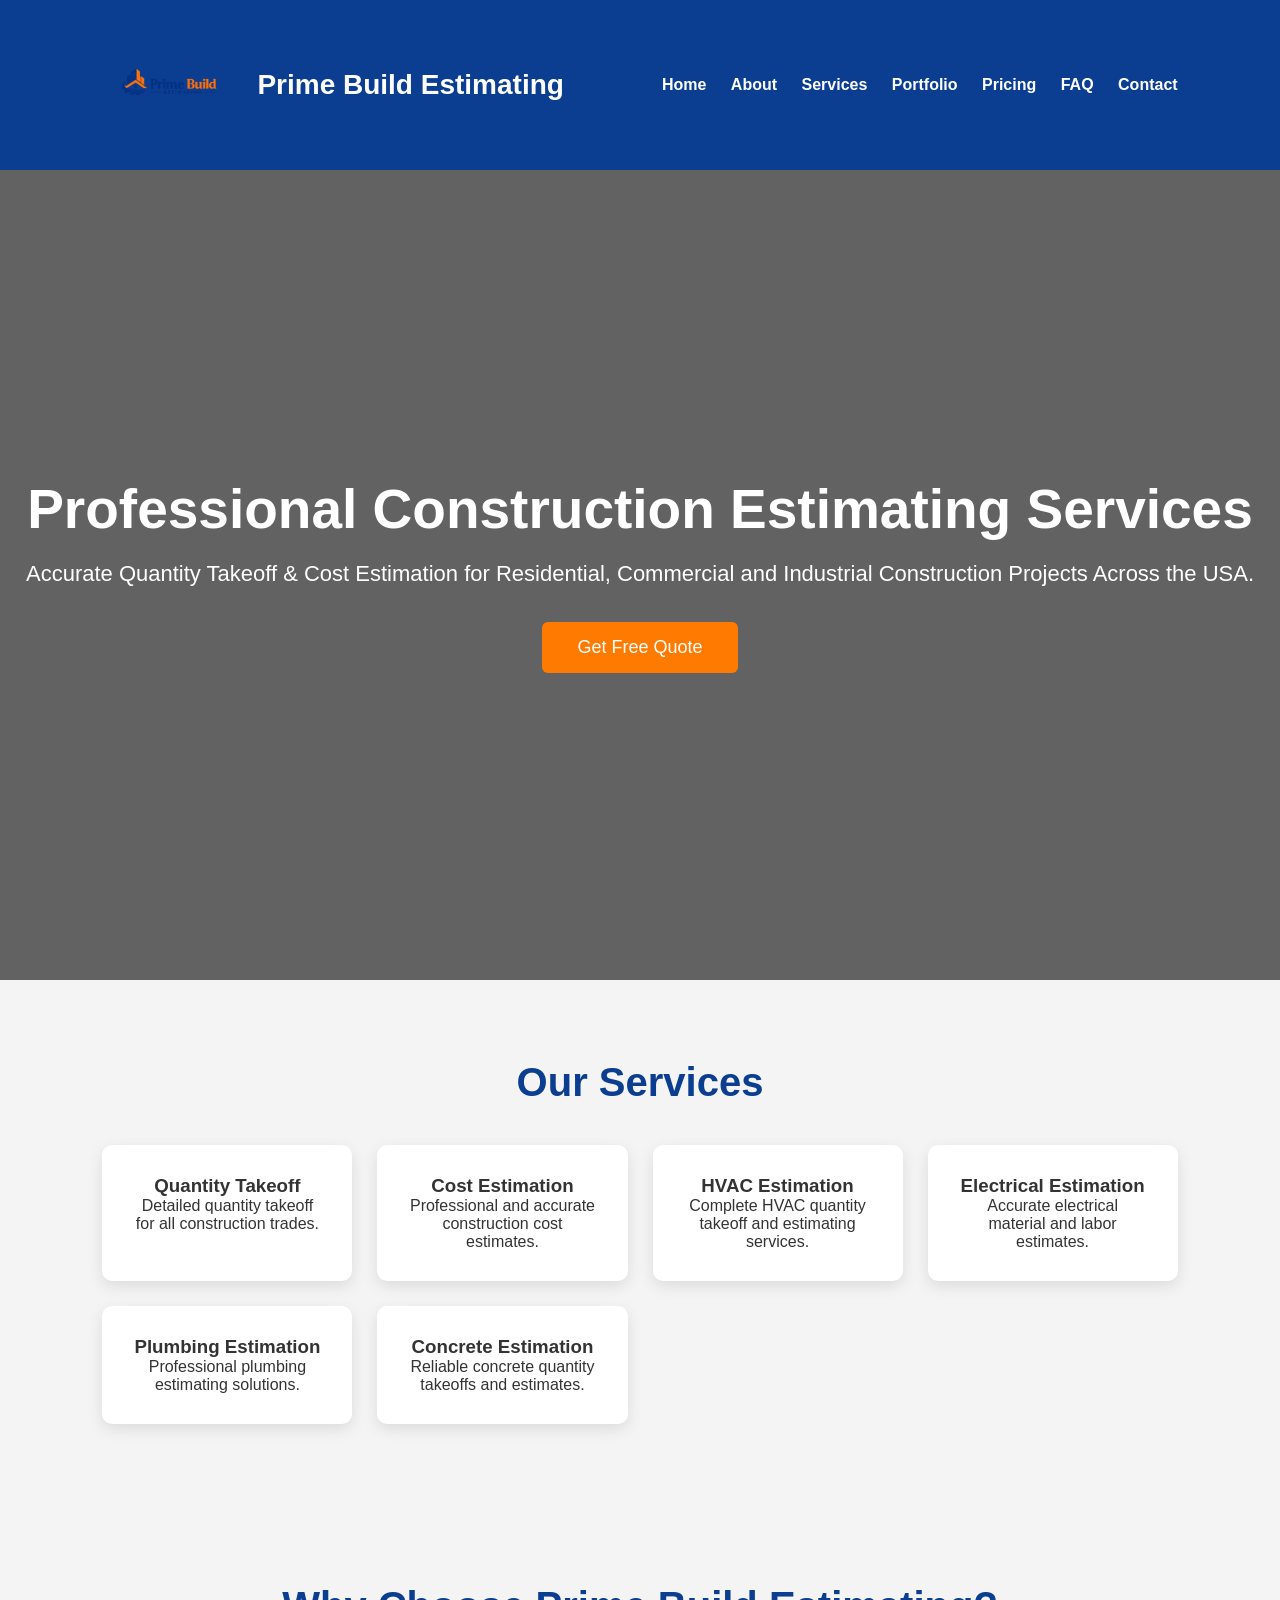
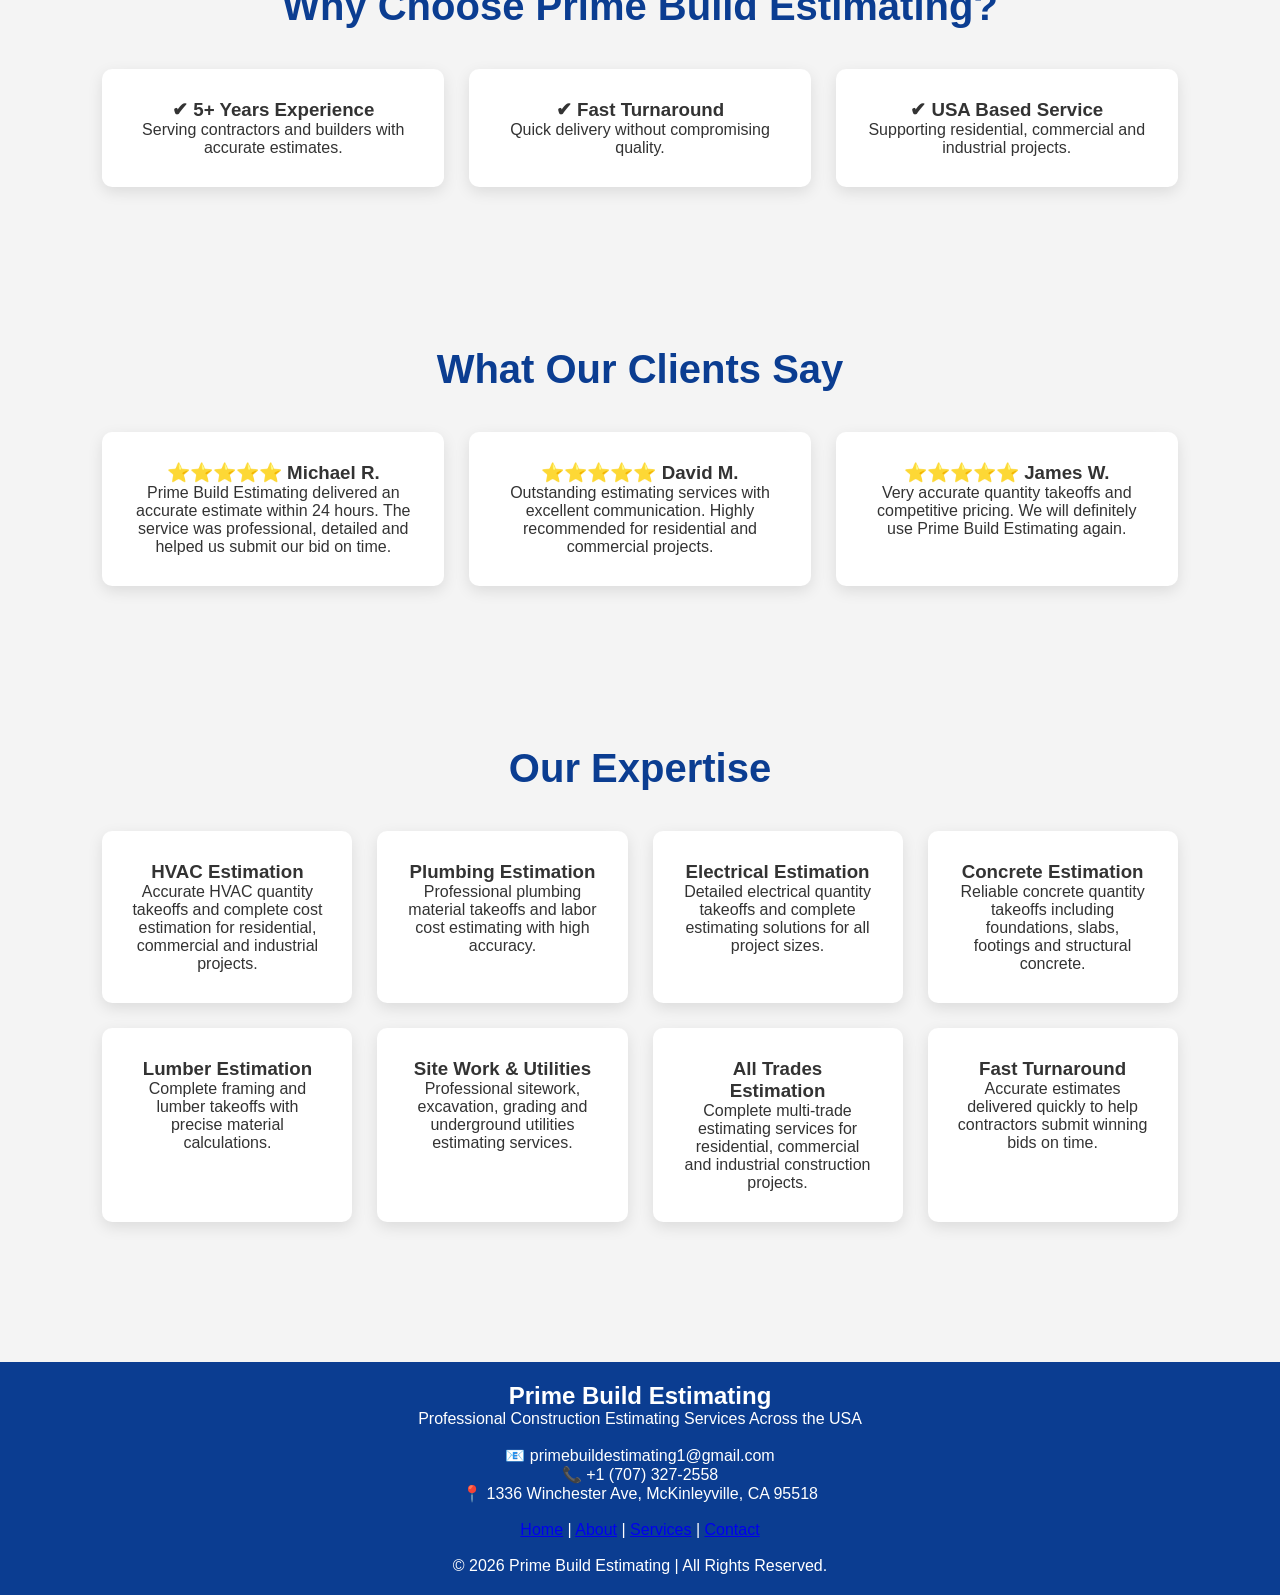
<file: index.html>
<!DOCTYPE html>
<html lang="en">
<head>
<meta charset="UTF-8">
<meta name="viewport" content="width=device-width, initial-scale=1.0">
<title>Prime Build Estimating | Construction Estimating & Quantity Takeoff Services USA</title>
  <meta name="description" content="Prime Build Estimating provides professional construction estimating, quantity takeoff, HVAC, Plumbing, Electrical, Concrete, Lumber, Site Work and All Trades estimating services across the USA.">

<meta name="keywords" content="Construction Estimating, Quantity Takeoff, HVAC Estimation, Plumbing Estimation, Electrical Estimation, Concrete Estimation, Lumber Takeoff, Site Work Estimation, USA Estimating Services">

<meta name="author" content="Prime Build Estimating">
<link rel="stylesheet" href="css/style.css">
</head>

<body>

<header>

<div class="logo">
<img src="logo.png.jpeg.png" alt="Prime Build Estimating Logo">
<h2>Prime Build Estimating</h2>
</div>

<nav>
<a href="index.html">Home</a>
<a href="about.html">About</a>
<a href="services.html">Services</a>
<a href="portfolio.html">Portfolio</a>
  <a href="pricing.html">Pricing</a>
  <a href="faq.html">FAQ</a>
<a href="contact.html">Contact</a>
</nav>

</header>

<section class="hero">

<div>

<h1>Professional Construction Estimating Services</h1>

<p>
Accurate Quantity Takeoff & Cost Estimation for Residential,
Commercial and Industrial Construction Projects Across the USA.
</p>

<a href="contact.html" class="btn">Get Free Quote</a>

</div>

</section>

<section class="services">

<h2>Our Services</h2>

<div class="cards">

<div class="card">
<h3>Quantity Takeoff</h3>
<p>Detailed quantity takeoff for all construction trades.</p>
</div>

<div class="card">
<h3>Cost Estimation</h3>
<p>Professional and accurate construction cost estimates.</p>
</div>

<div class="card">
<h3>HVAC Estimation</h3>
<p>Complete HVAC quantity takeoff and estimating services.</p>
</div>

<div class="card">
<h3>Electrical Estimation</h3>
<p>Accurate electrical material and labor estimates.</p>
</div>

<div class="card">
<h3>Plumbing Estimation</h3>
<p>Professional plumbing estimating solutions.</p>
</div>

<div class="card">
<h3>Concrete Estimation</h3>
<p>Reliable concrete quantity takeoffs and estimates.</p>
</div>

</div>

</section>

<section class="services">

<h2>Why Choose Prime Build Estimating?</h2>

<div class="cards">

<div class="card">
<h3>✔ 5+ Years Experience</h3>
<p>Serving contractors and builders with accurate estimates.</p>
</div>

<div class="card">
<h3>✔ Fast Turnaround</h3>
<p>Quick delivery without compromising quality.</p>
</div>

<div class="card">
<h3>✔ USA Based Service</h3>
<p>Supporting residential, commercial and industrial projects.</p>
</div>

</div>

</section>
<section class="services">

<h2>What Our Clients Say</h2>

<div class="cards">

<div class="card">
<h3>⭐⭐⭐⭐⭐ Michael R.</h3>
<p>
Prime Build Estimating delivered an accurate estimate within 24 hours.
The service was professional, detailed and helped us submit our bid on time.
</p>
</div>

<div class="card">
<h3>⭐⭐⭐⭐⭐ David M.</h3>
<p>
Outstanding estimating services with excellent communication.
Highly recommended for residential and commercial projects.
</p>
</div>

<div class="card">
<h3>⭐⭐⭐⭐⭐ James W.</h3>
<p>
Very accurate quantity takeoffs and competitive pricing.
We will definitely use Prime Build Estimating again.
</p>
</div>

</div>

</section>
  <section class="services">

<h2>Our Expertise</h2>

<div class="cards">

<div class="card">
<h3>HVAC Estimation</h3>
<p>Accurate HVAC quantity takeoffs and complete cost estimation for residential, commercial and industrial projects.</p>
</div>

<div class="card">
<h3>Plumbing Estimation</h3>
<p>Professional plumbing material takeoffs and labor cost estimating with high accuracy.</p>
</div>

<div class="card">
<h3>Electrical Estimation</h3>
<p>Detailed electrical quantity takeoffs and complete estimating solutions for all project sizes.</p>
</div>

<div class="card">
<h3>Concrete Estimation</h3>
<p>Reliable concrete quantity takeoffs including foundations, slabs, footings and structural concrete.</p>
</div>

<div class="card">
<h3>Lumber Estimation</h3>
<p>Complete framing and lumber takeoffs with precise material calculations.</p>
</div>

<div class="card">
<h3>Site Work & Utilities</h3>
<p>Professional sitework, excavation, grading and underground utilities estimating services.</p>
</div>

<div class="card">
<h3>All Trades Estimation</h3>
<p>Complete multi-trade estimating services for residential, commercial and industrial construction projects.</p>
</div>

<div class="card">
<h3>Fast Turnaround</h3>
<p>Accurate estimates delivered quickly to help contractors submit winning bids on time.</p>
</div>

</div>

</section>
<footer>

<h2>Prime Build Estimating</h2>

<p>
Professional Construction Estimating Services Across the USA
</p>

<br>

<p>📧 primebuildestimating1@gmail.com</p>

<p>📞 +1 (707) 327-2558</p>

<p>📍 1336 Winchester Ave, McKinleyville, CA 95518</p>

<br>

<p>

<a href="index.html">Home</a> |

<a href="about.html">About</a> |

<a href="services.html">Services</a> |

<a href="contact.html">Contact</a>

</p>

<br>

<p>© 2026 Prime Build Estimating | All Rights Reserved.</p>

</footer>

</body>
</html>
</file>
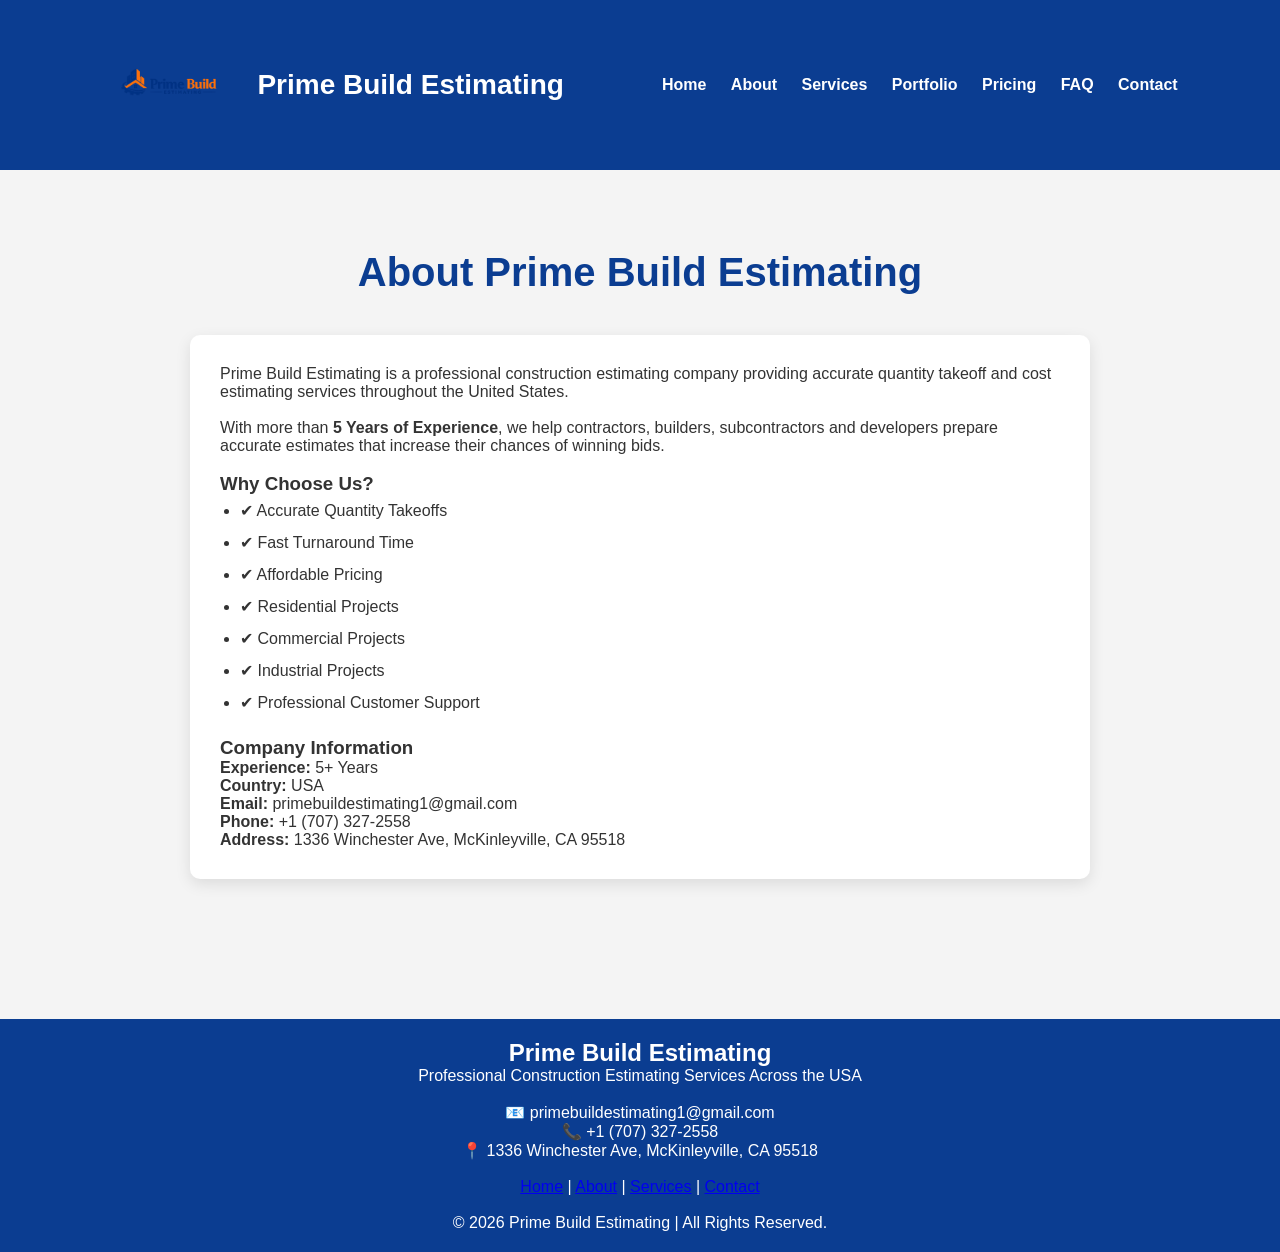
<file: about.html>
<!DOCTYPE html>
<html lang="en">
<head>
<meta charset="UTF-8">
<meta name="viewport" content="width=device-width, initial-scale=1.0">
<title>About Us | Prime Build Estimating</title>
<link rel="stylesheet" href="css/style.css">
</head>

<body>

<header>

<div class="logo">
<img src="logo.png.jpeg.png" alt="Prime Build Estimating Logo">
<h2>Prime Build Estimating</h2>
</div>

<nav>
<a href="index.html">Home</a>
<a href="about.html">About</a>
<a href="services.html">Services</a>
<a href="portfolio.html">Portfolio</a>
  <a href="pricing.html">Pricing</a>
<a href="faq.html">FAQ</a>
<a href="contact.html">Contact</a>
</nav>

</header>

<section class="services">

<h2>About Prime Build Estimating</h2>

<div class="card" style="max-width:900px;margin:auto;text-align:left;">

<p>

Prime Build Estimating is a professional construction estimating company providing accurate quantity takeoff and cost estimating services throughout the United States.

</p>

<br>

<p>

With more than <strong>5 Years of Experience</strong>, we help contractors, builders, subcontractors and developers prepare accurate estimates that increase their chances of winning bids.

</p>

<br>

<h3>Why Choose Us?</h3>

<ul style="line-height:2; padding-left:20px;">

<li>✔ Accurate Quantity Takeoffs</li>

<li>✔ Fast Turnaround Time</li>

<li>✔ Affordable Pricing</li>

<li>✔ Residential Projects</li>

<li>✔ Commercial Projects</li>

<li>✔ Industrial Projects</li>

<li>✔ Professional Customer Support</li>

</ul>

<br>

<h3>Company Information</h3>

<p><strong>Experience:</strong> 5+ Years</p>

<p><strong>Country:</strong> USA</p>

<p><strong>Email:</strong> primebuildestimating1@gmail.com</p>

<p><strong>Phone:</strong> +1 (707) 327-2558</p>

<p><strong>Address:</strong> 1336 Winchester Ave, McKinleyville, CA 95518</p>

</div>

</section>

<footer>

<h2>Prime Build Estimating</h2>

<p>
Professional Construction Estimating Services Across the USA
</p>

<br>

<p>📧 primebuildestimating1@gmail.com</p>

<p>📞 +1 (707) 327-2558</p>

<p>📍 1336 Winchester Ave, McKinleyville, CA 95518</p>

<br>

<p>

<a href="index.html">Home</a> |

<a href="about.html">About</a> |

<a href="services.html">Services</a> |

<a href="contact.html">Contact</a>

</p>

<br>

<p>© 2026 Prime Build Estimating | All Rights Reserved.</p>

</footer>

</body>

</html>
</file>
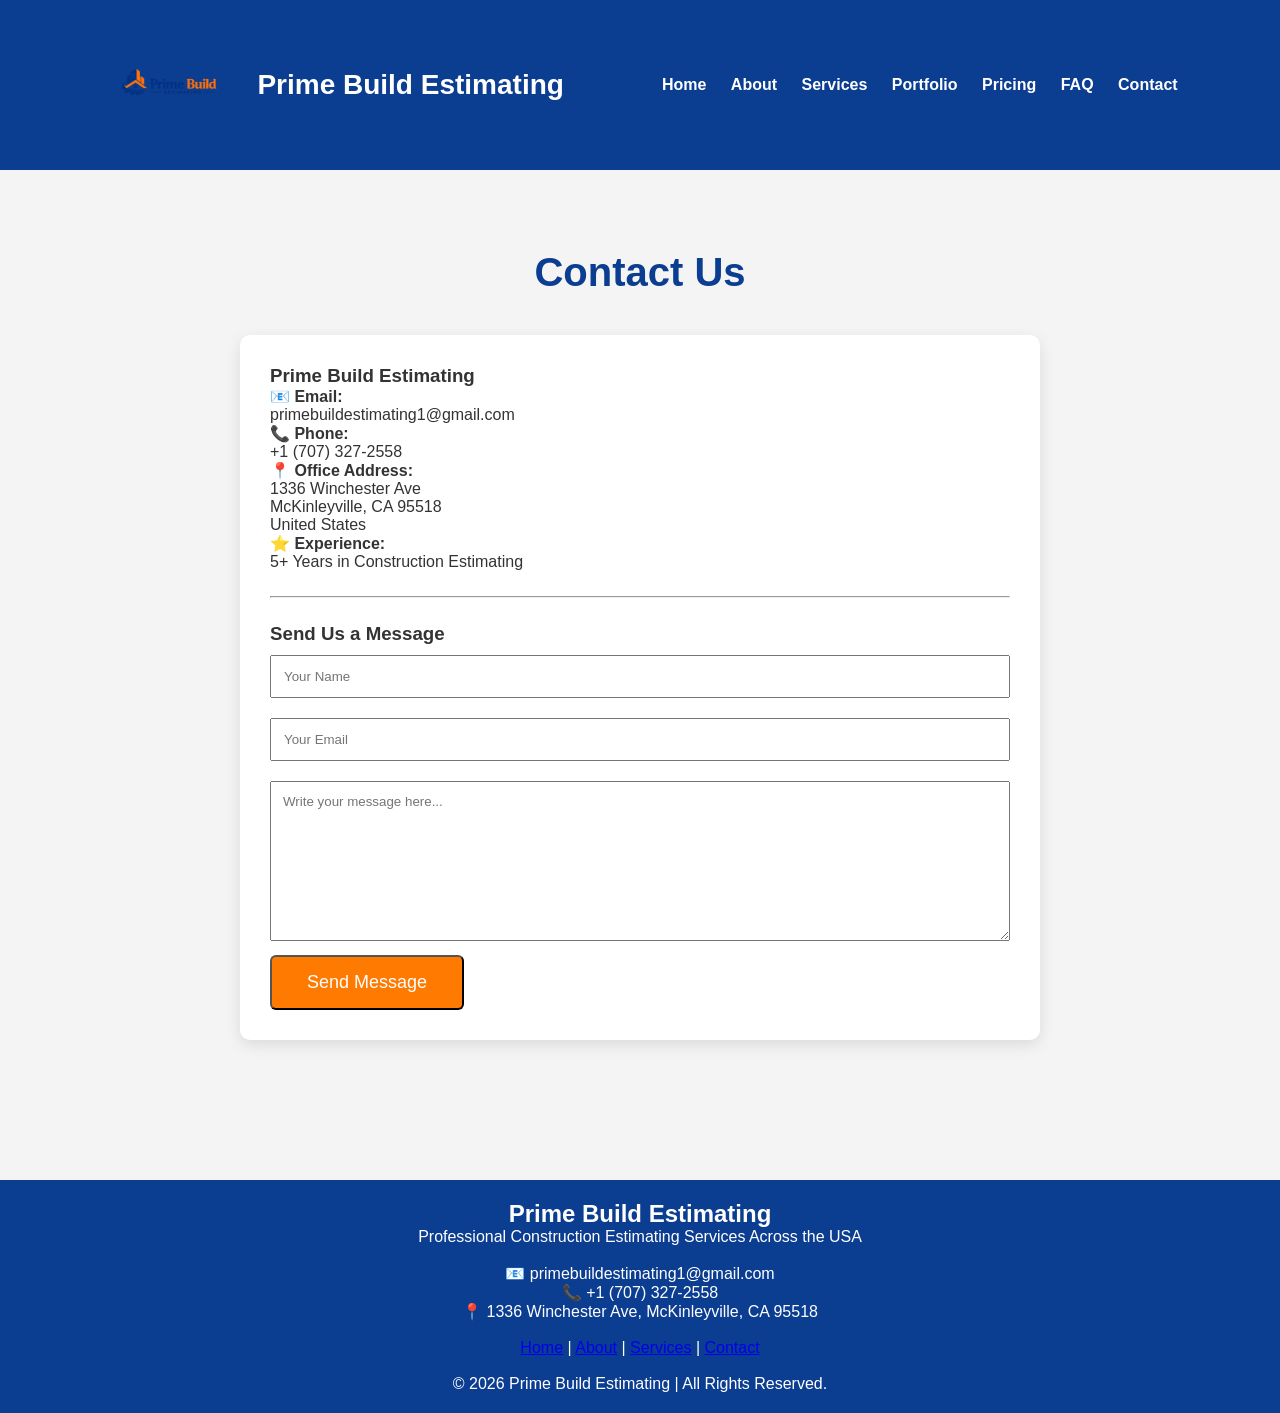
<file: contact.html>
<!DOCTYPE html>
<html lang="en">
<head>
<meta charset="UTF-8">
<meta name="viewport" content="width=device-width, initial-scale=1.0">
<title>Contact Us | Prime Build Estimating</title>
<link rel="stylesheet" href="css/style.css">
</head>

<body>

<header>

<div class="logo">
<img src="logo.png.jpeg.png" alt="Prime Build Estimating Logo">
<h2>Prime Build Estimating</h2>
</div>

<nav>
<a href="index.html">Home</a>
<a href="about.html">About</a>
<a href="services.html">Services</a>
<a href="portfolio.html">Portfolio</a>
  <a href="pricing.html">Pricing</a>
<a href="faq.html">FAQ</a>
<a href="contact.html">Contact</a>
</nav>

</header>

<section class="services">

<h2>Contact Us</h2>

<div class="card" style="max-width:800px;margin:auto;text-align:left;">

<h3>Prime Build Estimating</h3>

<p><strong>📧 Email:</strong><br>
primebuildestimating1@gmail.com</p>

<p><strong>📞 Phone:</strong><br>
+1 (707) 327-2558</p>

<p><strong>📍 Office Address:</strong><br>
1336 Winchester Ave<br>
McKinleyville, CA 95518<br>
United States</p>

<p><strong>⭐ Experience:</strong><br>
5+ Years in Construction Estimating</p>

<hr style="margin:25px 0;">

<h3>Send Us a Message</h3>

<form>

<p><input type="text" placeholder="Your Name" style="width:100%;padding:12px;margin:10px 0;"></p>

<p><input type="email" placeholder="Your Email" style="width:100%;padding:12px;margin:10px 0;"></p>

<p><textarea placeholder="Write your message here..." style="width:100%;height:160px;padding:12px;margin:10px 0;"></textarea></p>

<p><button class="btn">Send Message</button></p>

</form>

</div>

</section>

<footer>

<h2>Prime Build Estimating</h2>

<p>
Professional Construction Estimating Services Across the USA
</p>

<br>

<p>📧 primebuildestimating1@gmail.com</p>

<p>📞 +1 (707) 327-2558</p>

<p>📍 1336 Winchester Ave, McKinleyville, CA 95518</p>

<br>

<p>

<a href="index.html">Home</a> |

<a href="about.html">About</a> |

<a href="services.html">Services</a> |

<a href="contact.html">Contact</a>

</p>

<br>

<p>© 2026 Prime Build Estimating | All Rights Reserved.</p>

</footer>
</body>
</html>
</file>
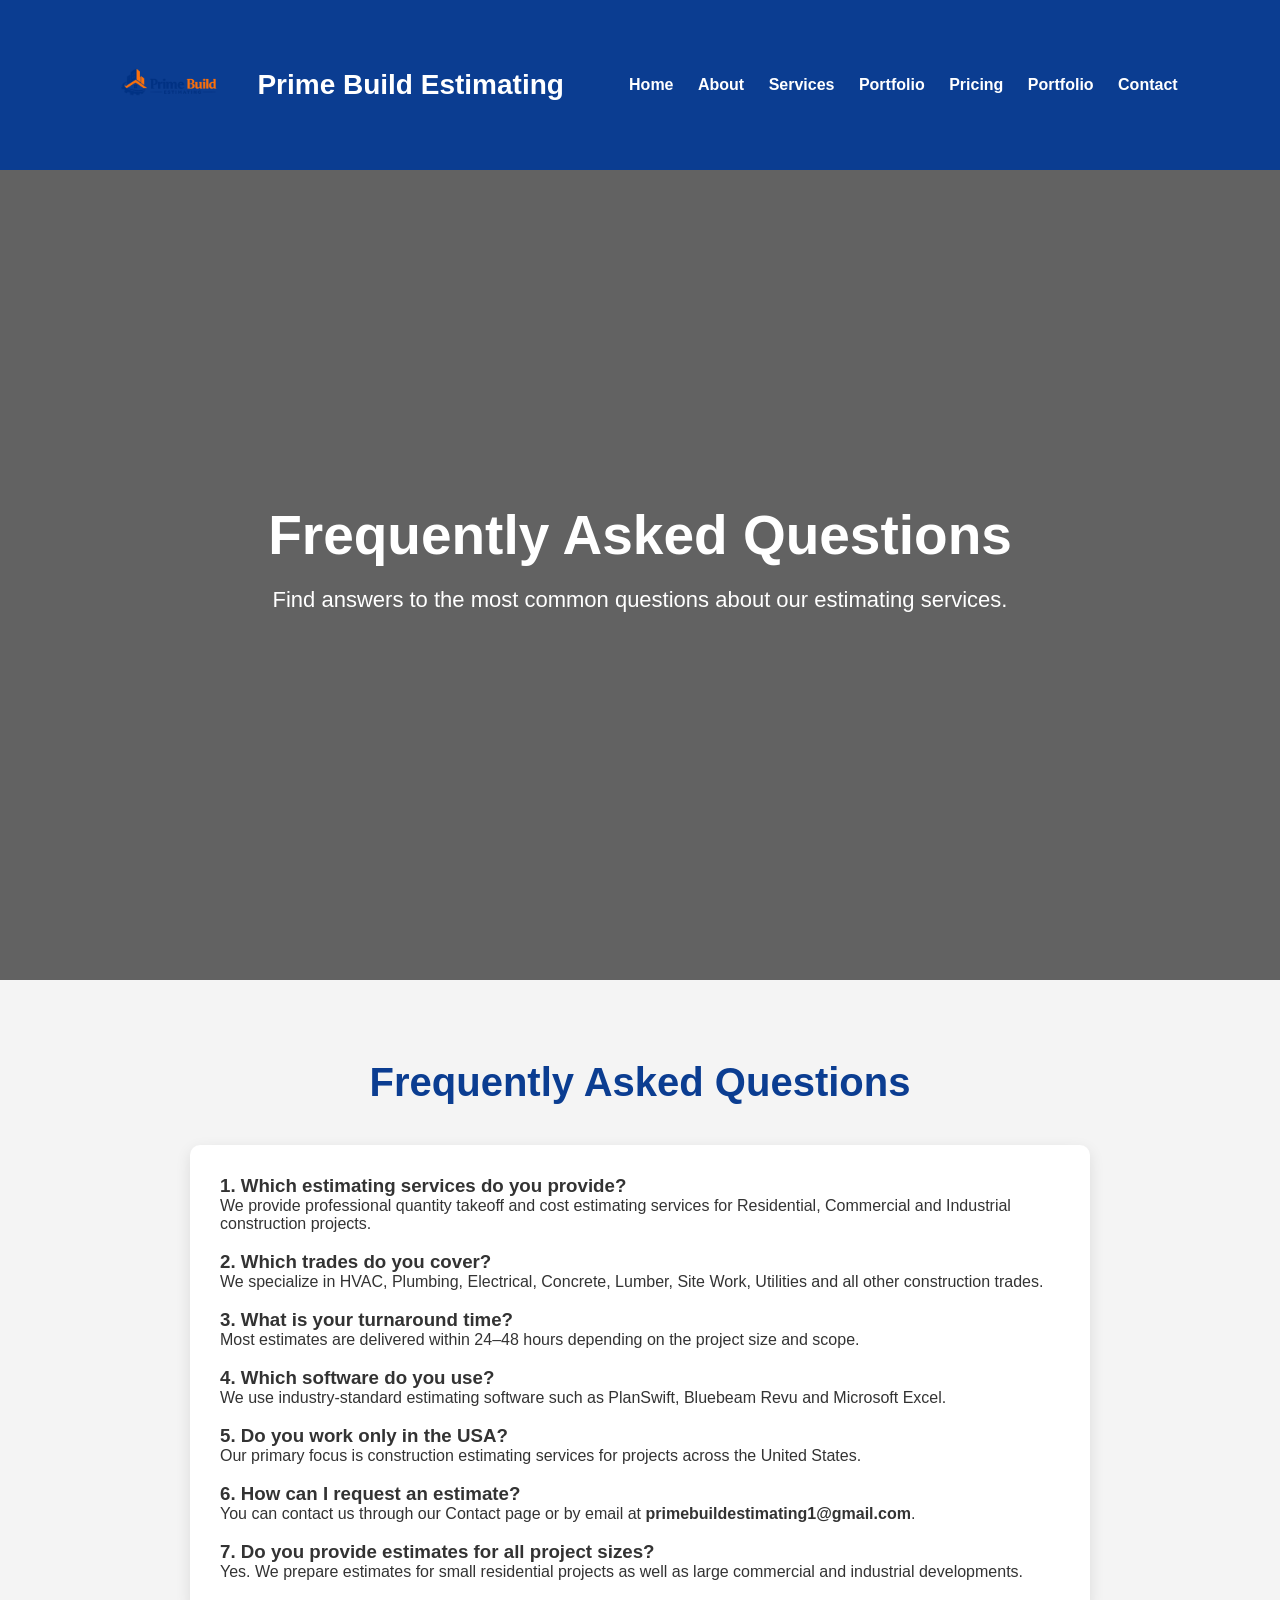
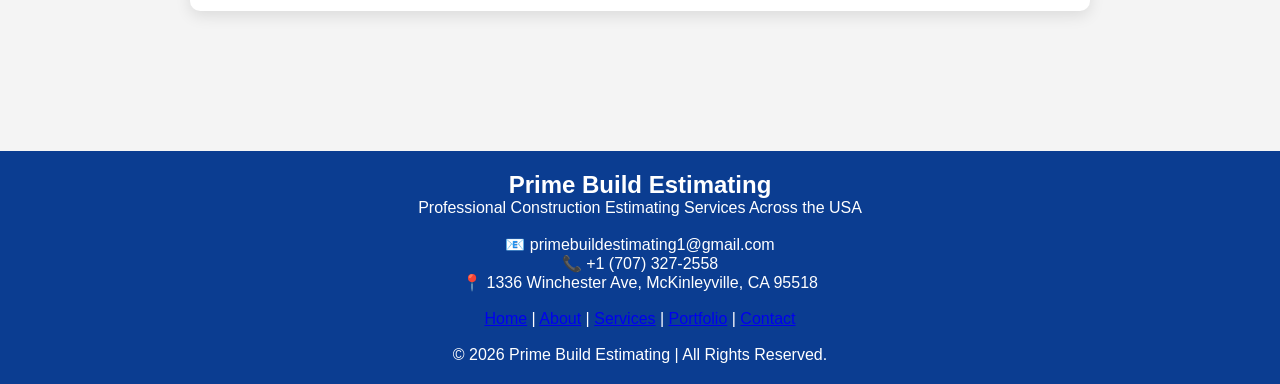
<file: faq.html>
<!DOCTYPE html>
<html lang="en">
<head>
<meta charset="UTF-8">
<meta name="viewport" content="width=device-width, initial-scale=1.0">
<title>FAQ | Prime Build Estimating</title>
<link rel="stylesheet" href="css/style.css">
</head>

<body>

<header>

<div class="logo">
<img src="logo.png.jpeg.png" alt="Prime Build Estimating Logo">
<h2>Prime Build Estimating</h2>
</div>

<nav>
<a href="index.html">Home</a>
<a href="about.html">About</a>
<a href="services.html">Services</a>
  <a href="portfolio.html">Portfolio</a>
  <a href="pricing.html">Pricing</a>
<a href="portfolio.html">Portfolio</a>
<a href="contact.html">Contact</a>
</nav>

</header>

<section class="hero">

<div>

<h1>Frequently Asked Questions</h1>

<p>Find answers to the most common questions about our estimating services.</p>

</div>

</section>

<section class="services">

<h2>Frequently Asked Questions</h2>

<div class="card" style="max-width:900px;margin:auto;text-align:left;">

<h3>1. Which estimating services do you provide?</h3>
<p>We provide professional quantity takeoff and cost estimating services for Residential, Commercial and Industrial construction projects.</p>

<br>

<h3>2. Which trades do you cover?</h3>
<p>We specialize in HVAC, Plumbing, Electrical, Concrete, Lumber, Site Work, Utilities and all other construction trades.</p>

<br>

<h3>3. What is your turnaround time?</h3>
<p>Most estimates are delivered within 24–48 hours depending on the project size and scope.</p>

<br>

<h3>4. Which software do you use?</h3>
<p>We use industry-standard estimating software such as PlanSwift, Bluebeam Revu and Microsoft Excel.</p>

<br>

<h3>5. Do you work only in the USA?</h3>
<p>Our primary focus is construction estimating services for projects across the United States.</p>

<br>

<h3>6. How can I request an estimate?</h3>
<p>You can contact us through our Contact page or by email at <strong>primebuildestimating1@gmail.com</strong>.</p>

<br>

<h3>7. Do you provide estimates for all project sizes?</h3>
<p>Yes. We prepare estimates for small residential projects as well as large commercial and industrial developments.</p>

</div>

</section>

<footer>

<h2>Prime Build Estimating</h2>

<p>Professional Construction Estimating Services Across the USA</p>

<br>

<p>📧 primebuildestimating1@gmail.com</p>

<p>📞 +1 (707) 327-2558</p>

<p>📍 1336 Winchester Ave, McKinleyville, CA 95518</p>

<br>

<p>

<a href="index.html">Home</a> |

<a href="about.html">About</a> |

<a href="services.html">Services</a> |

<a href="portfolio.html">Portfolio</a> |

<a href="contact.html">Contact</a>

</p>

<br>

<p>© 2026 Prime Build Estimating | All Rights Reserved.</p>

</footer>

</body>
</html>
</file>
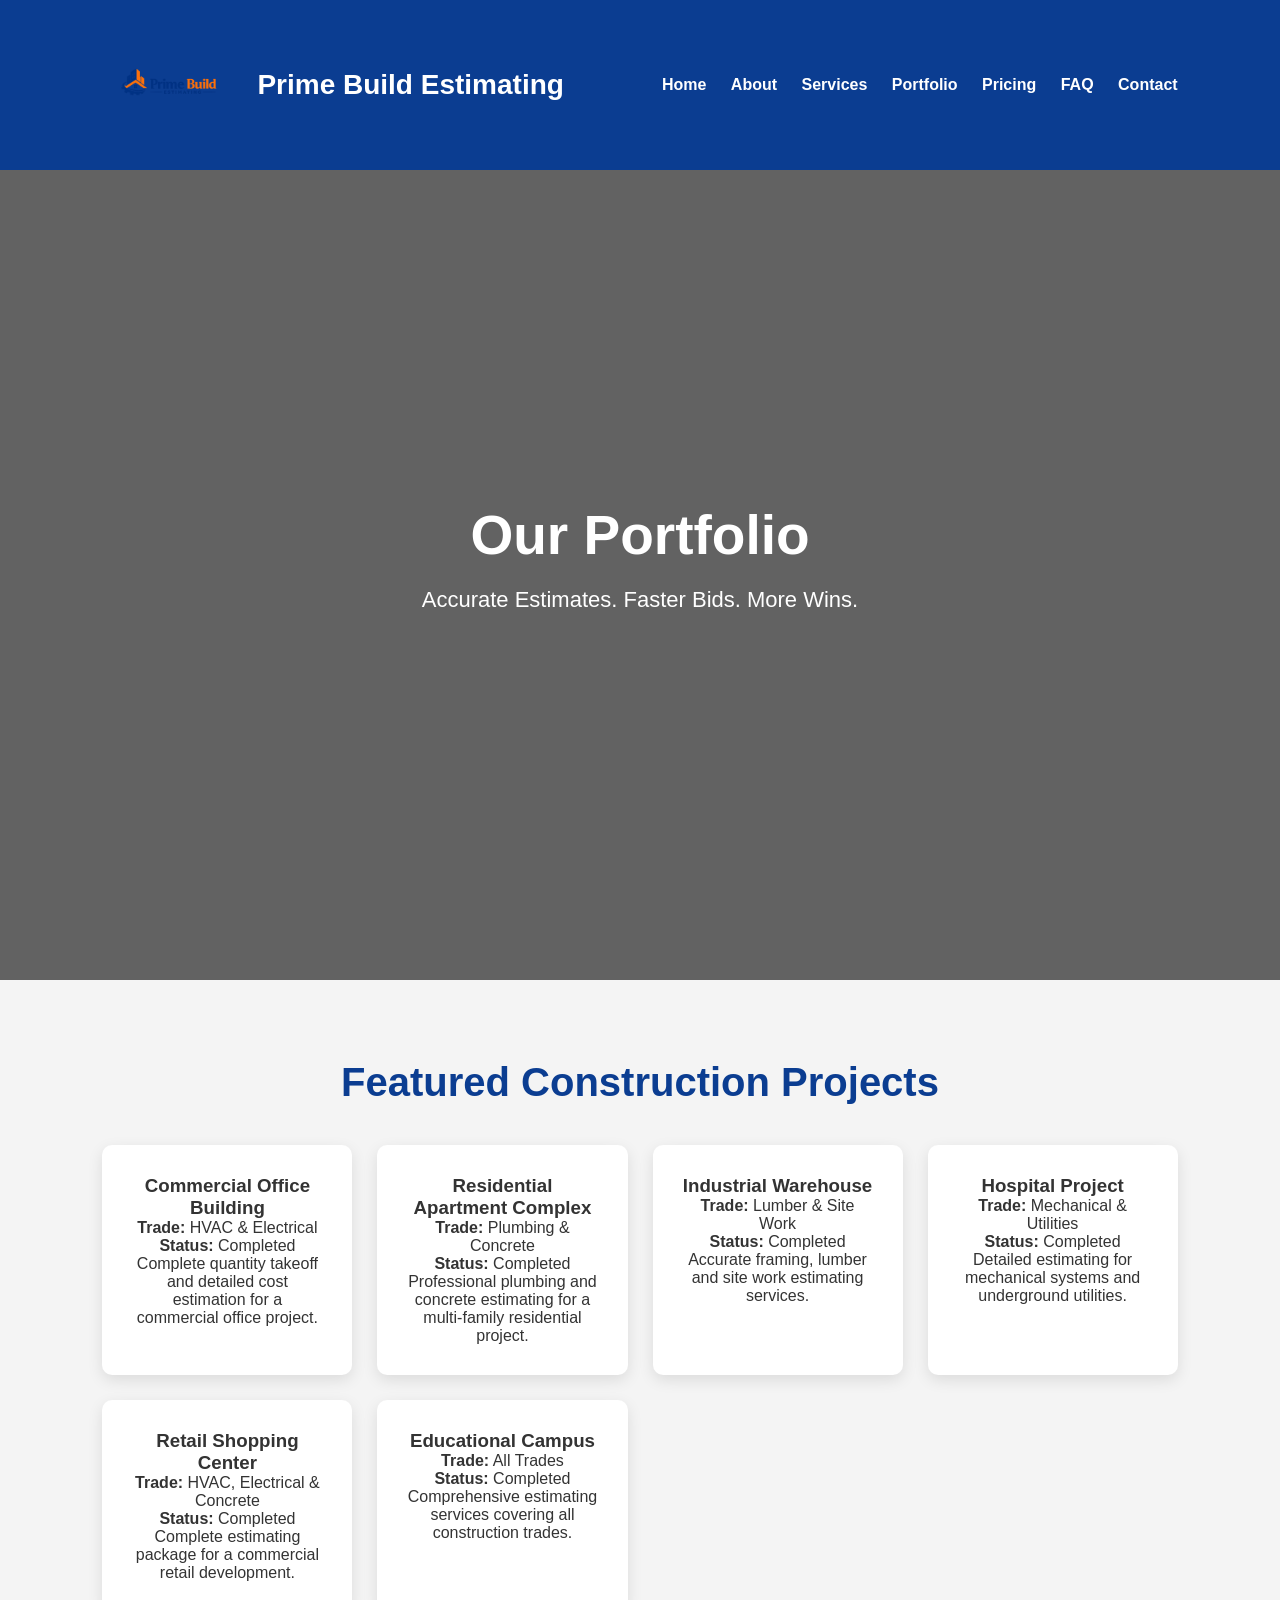
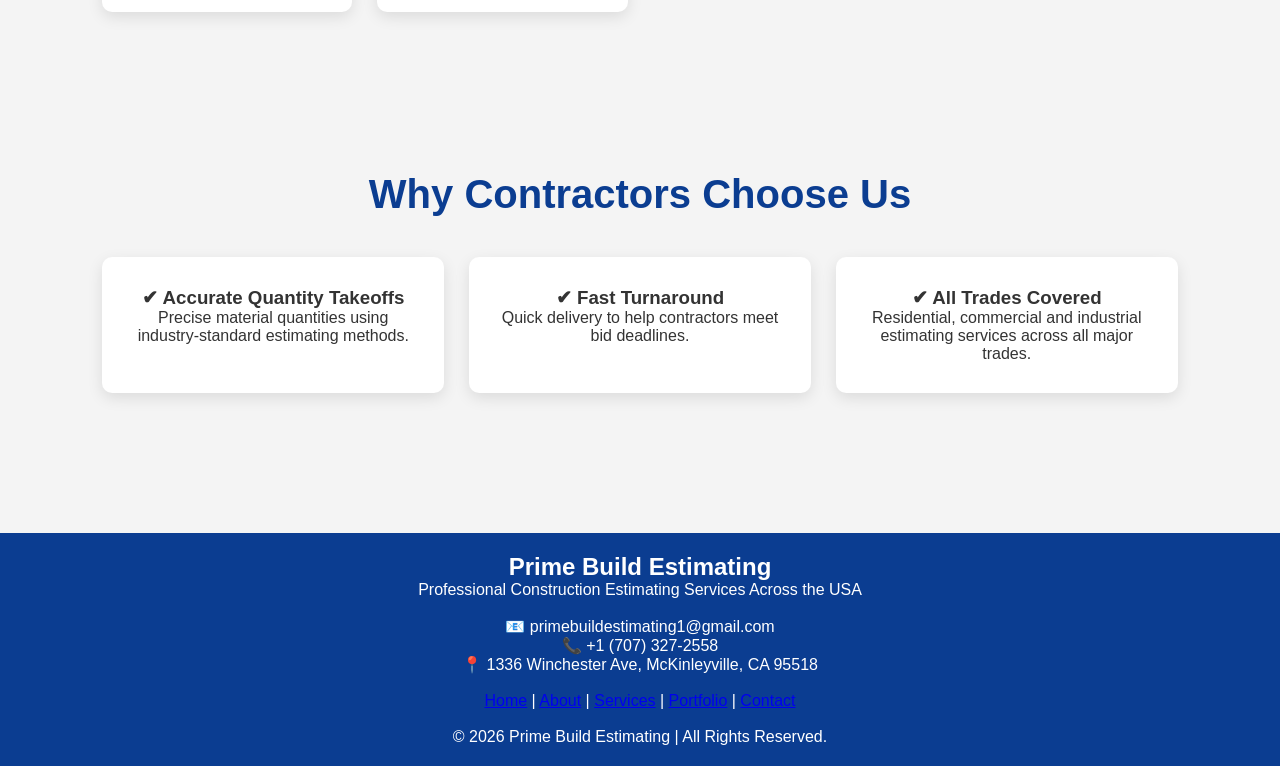
<file: portfolio.html>
<!DOCTYPE html>
<html lang="en">
<head>
<meta charset="UTF-8">
<meta name="viewport" content="width=device-width, initial-scale=1.0">
<title>Portfolio | Prime Build Estimating</title>
<link rel="stylesheet" href="css/style.css">
</head>

<body>

<header>

<div class="logo">
<img src="logo.png.jpeg.png" alt="Prime Build Estimating Logo">
<h2>Prime Build Estimating</h2>
</div>

<nav>
<a href="index.html">Home</a>
<a href="about.html">About</a>
<a href="services.html">Services</a>
<a href="portfolio.html">Portfolio</a>
  <a href="pricing.html">Pricing</a>
  <a href="faq.html">FAQ</a>
<a href="contact.html">Contact</a>
</nav>

</header>

<section class="hero">

<div>

<h1>Our Portfolio</h1>

<p>
Accurate Estimates. Faster Bids. More Wins.
</p>

</div>

</section>

<section class="services">

<h2>Featured Construction Projects</h2>

<div class="cards">

<div class="card">
<h3>Commercial Office Building</h3>
<p><strong>Trade:</strong> HVAC & Electrical</p>
<p><strong>Status:</strong> Completed</p>
<p>Complete quantity takeoff and detailed cost estimation for a commercial office project.</p>
</div>

<div class="card">
<h3>Residential Apartment Complex</h3>
<p><strong>Trade:</strong> Plumbing & Concrete</p>
<p><strong>Status:</strong> Completed</p>
<p>Professional plumbing and concrete estimating for a multi-family residential project.</p>
</div>

<div class="card">
<h3>Industrial Warehouse</h3>
<p><strong>Trade:</strong> Lumber & Site Work</p>
<p><strong>Status:</strong> Completed</p>
<p>Accurate framing, lumber and site work estimating services.</p>
</div>

<div class="card">
<h3>Hospital Project</h3>
<p><strong>Trade:</strong> Mechanical & Utilities</p>
<p><strong>Status:</strong> Completed</p>
<p>Detailed estimating for mechanical systems and underground utilities.</p>
</div>

<div class="card">
<h3>Retail Shopping Center</h3>
<p><strong>Trade:</strong> HVAC, Electrical & Concrete</p>
<p><strong>Status:</strong> Completed</p>
<p>Complete estimating package for a commercial retail development.</p>
</div>

<div class="card">
<h3>Educational Campus</h3>
<p><strong>Trade:</strong> All Trades</p>
<p><strong>Status:</strong> Completed</p>
<p>Comprehensive estimating services covering all construction trades.</p>
</div>

</div>

</section>

<section class="services">

<h2>Why Contractors Choose Us</h2>

<div class="cards">

<div class="card">
<h3>✔ Accurate Quantity Takeoffs</h3>
<p>Precise material quantities using industry-standard estimating methods.</p>
</div>

<div class="card">
<h3>✔ Fast Turnaround</h3>
<p>Quick delivery to help contractors meet bid deadlines.</p>
</div>

<div class="card">
<h3>✔ All Trades Covered</h3>
<p>Residential, commercial and industrial estimating services across all major trades.</p>
</div>

</div>

</section>

<footer>

<h2>Prime Build Estimating</h2>

<p>Professional Construction Estimating Services Across the USA</p>

<br>

<p>📧 primebuildestimating1@gmail.com</p>

<p>📞 +1 (707) 327-2558</p>

<p>📍 1336 Winchester Ave, McKinleyville, CA 95518</p>

<br>

<p>

<a href="index.html">Home</a> |

<a href="about.html">About</a> |

<a href="services.html">Services</a> |

<a href="portfolio.html">Portfolio</a> |

<a href="contact.html">Contact</a>

</p>

<br>

<p>© 2026 Prime Build Estimating | All Rights Reserved.</p>

</footer>

</body>
</html>
</file>
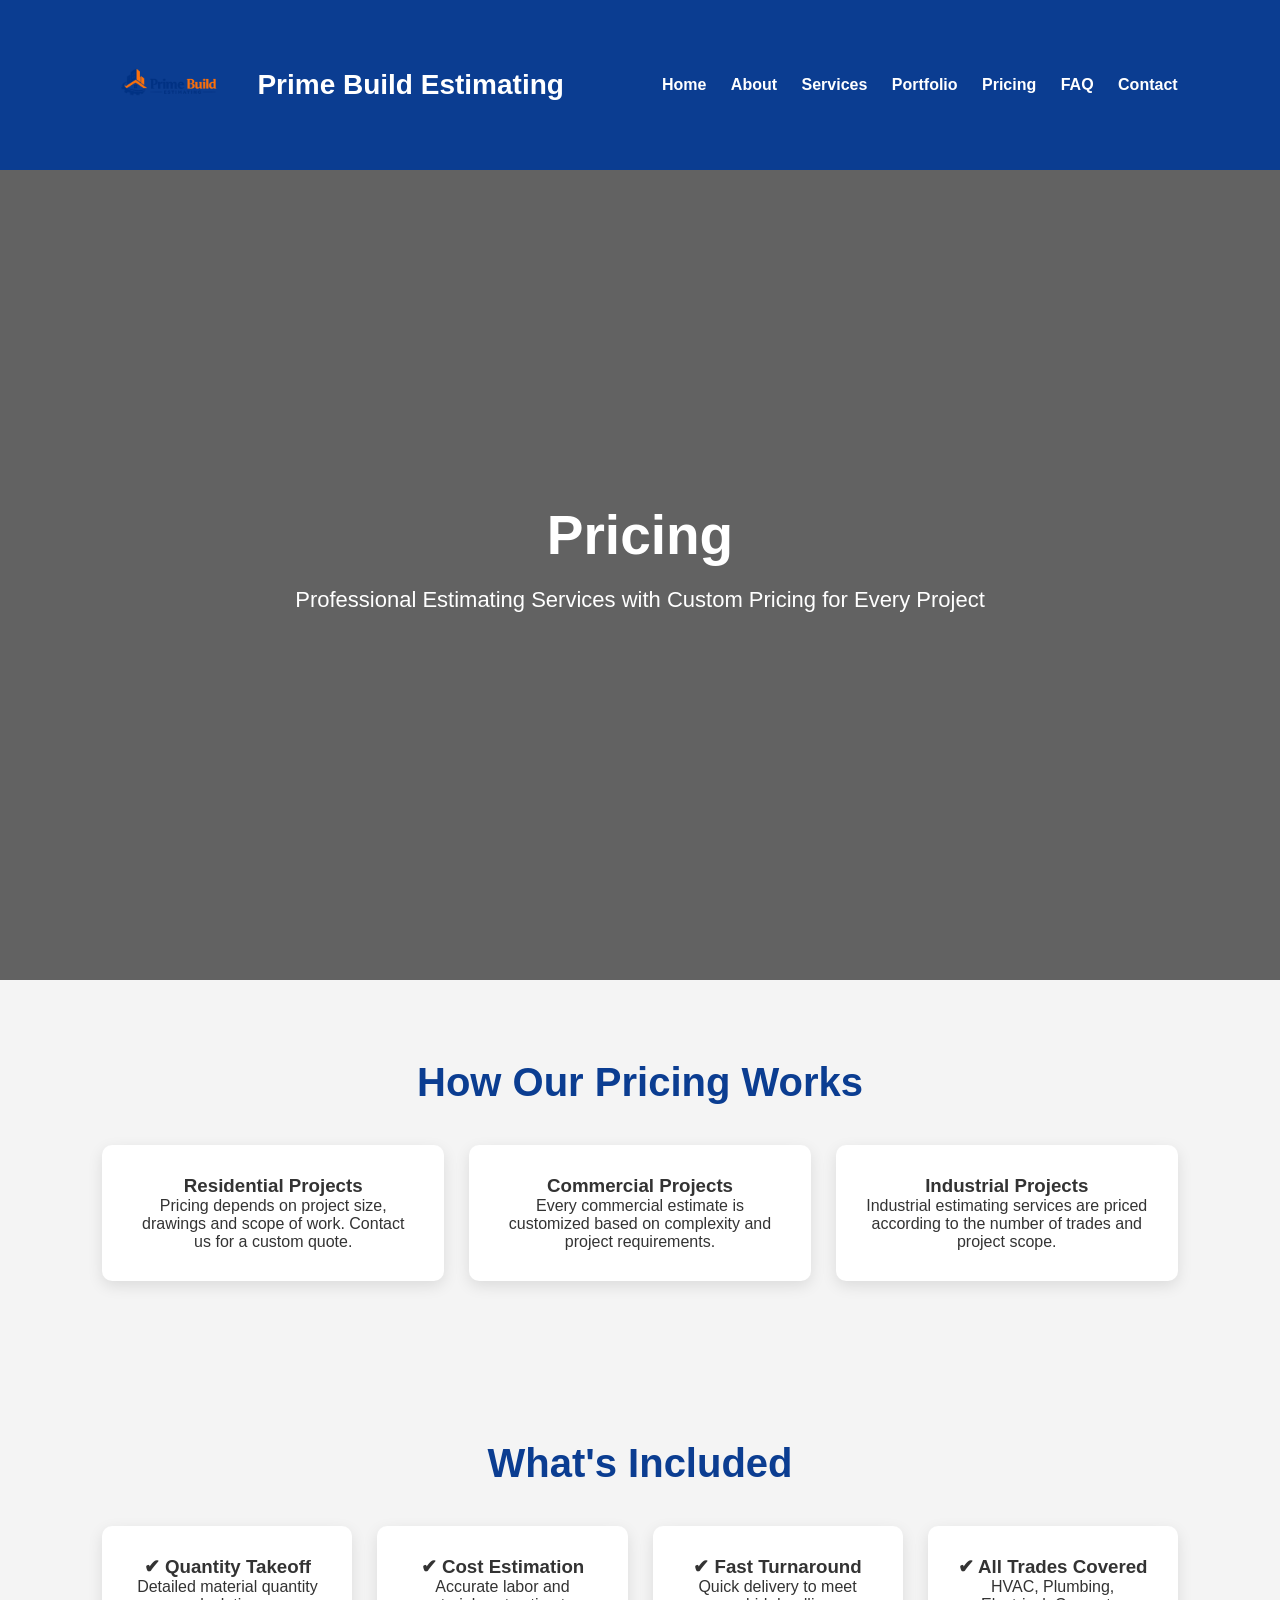
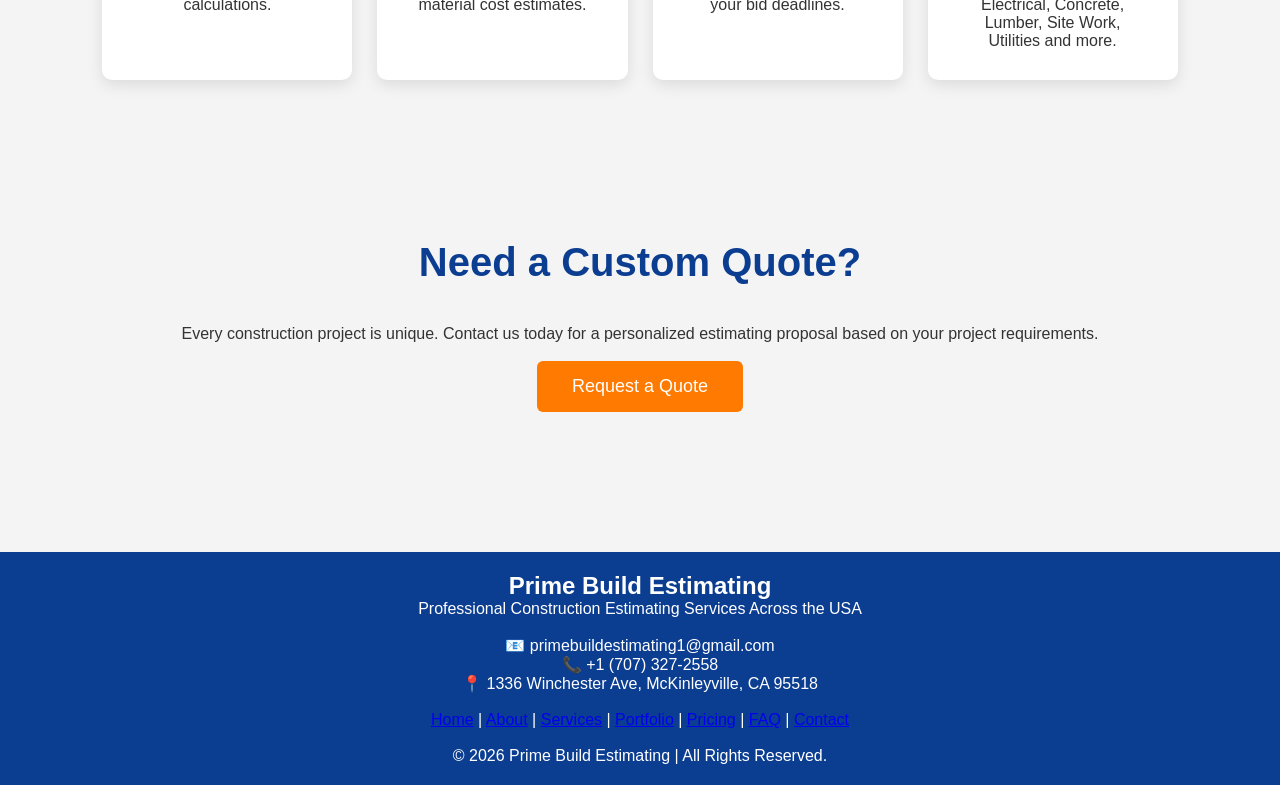
<file: pricing.html>
<!DOCTYPE html>
<html lang="en">
<head>
<meta charset="UTF-8">
<meta name="viewport" content="width=device-width, initial-scale=1.0">
<title>Pricing | Prime Build Estimating</title>
<link rel="stylesheet" href="css/style.css">
</head>

<body>

<header>

<div class="logo">
<img src="logo.png.jpeg.png" alt="Prime Build Estimating Logo">
<h2>Prime Build Estimating</h2>
</div>

<nav>
<a href="index.html">Home</a>
<a href="about.html">About</a>
<a href="services.html">Services</a>
<a href="portfolio.html">Portfolio</a>
<a href="pricing.html">Pricing</a>
<a href="faq.html">FAQ</a>
<a href="contact.html">Contact</a>
</nav>

</header>

<section class="hero">

<div>

<h1>Pricing</h1>

<p>Professional Estimating Services with Custom Pricing for Every Project</p>

</div>

</section>

<section class="services">

<h2>How Our Pricing Works</h2>

<div class="cards">

<div class="card">
<h3>Residential Projects</h3>
<p>Pricing depends on project size, drawings and scope of work. Contact us for a custom quote.</p>
</div>

<div class="card">
<h3>Commercial Projects</h3>
<p>Every commercial estimate is customized based on complexity and project requirements.</p>
</div>

<div class="card">
<h3>Industrial Projects</h3>
<p>Industrial estimating services are priced according to the number of trades and project scope.</p>
</div>

</div>

</section>

<section class="services">

<h2>What's Included</h2>

<div class="cards">

<div class="card">
<h3>✔ Quantity Takeoff</h3>
<p>Detailed material quantity calculations.</p>
</div>

<div class="card">
<h3>✔ Cost Estimation</h3>
<p>Accurate labor and material cost estimates.</p>
</div>

<div class="card">
<h3>✔ Fast Turnaround</h3>
<p>Quick delivery to meet your bid deadlines.</p>
</div>

<div class="card">
<h3>✔ All Trades Covered</h3>
<p>HVAC, Plumbing, Electrical, Concrete, Lumber, Site Work, Utilities and more.</p>
</div>

</div>

</section>

<section class="services">

<h2>Need a Custom Quote?</h2>

<p>
Every construction project is unique. Contact us today for a personalized estimating proposal based on your project requirements.
</p>

<br>

<a href="contact.html" class="btn">Request a Quote</a>

</section>

<footer>

<h2>Prime Build Estimating</h2>

<p>Professional Construction Estimating Services Across the USA</p>

<br>

<p>📧 primebuildestimating1@gmail.com</p>

<p>📞 +1 (707) 327-2558</p>

<p>📍 1336 Winchester Ave, McKinleyville, CA 95518</p>

<br>

<p>

<a href="index.html">Home</a> |

<a href="about.html">About</a> |

<a href="services.html">Services</a> |

<a href="portfolio.html">Portfolio</a> |

<a href="pricing.html">Pricing</a> |

<a href="faq.html">FAQ</a> |

<a href="contact.html">Contact</a>

</p>

<br>

<p>© 2026 Prime Build Estimating | All Rights Reserved.</p>

</footer>

</body>
</html>
</file>
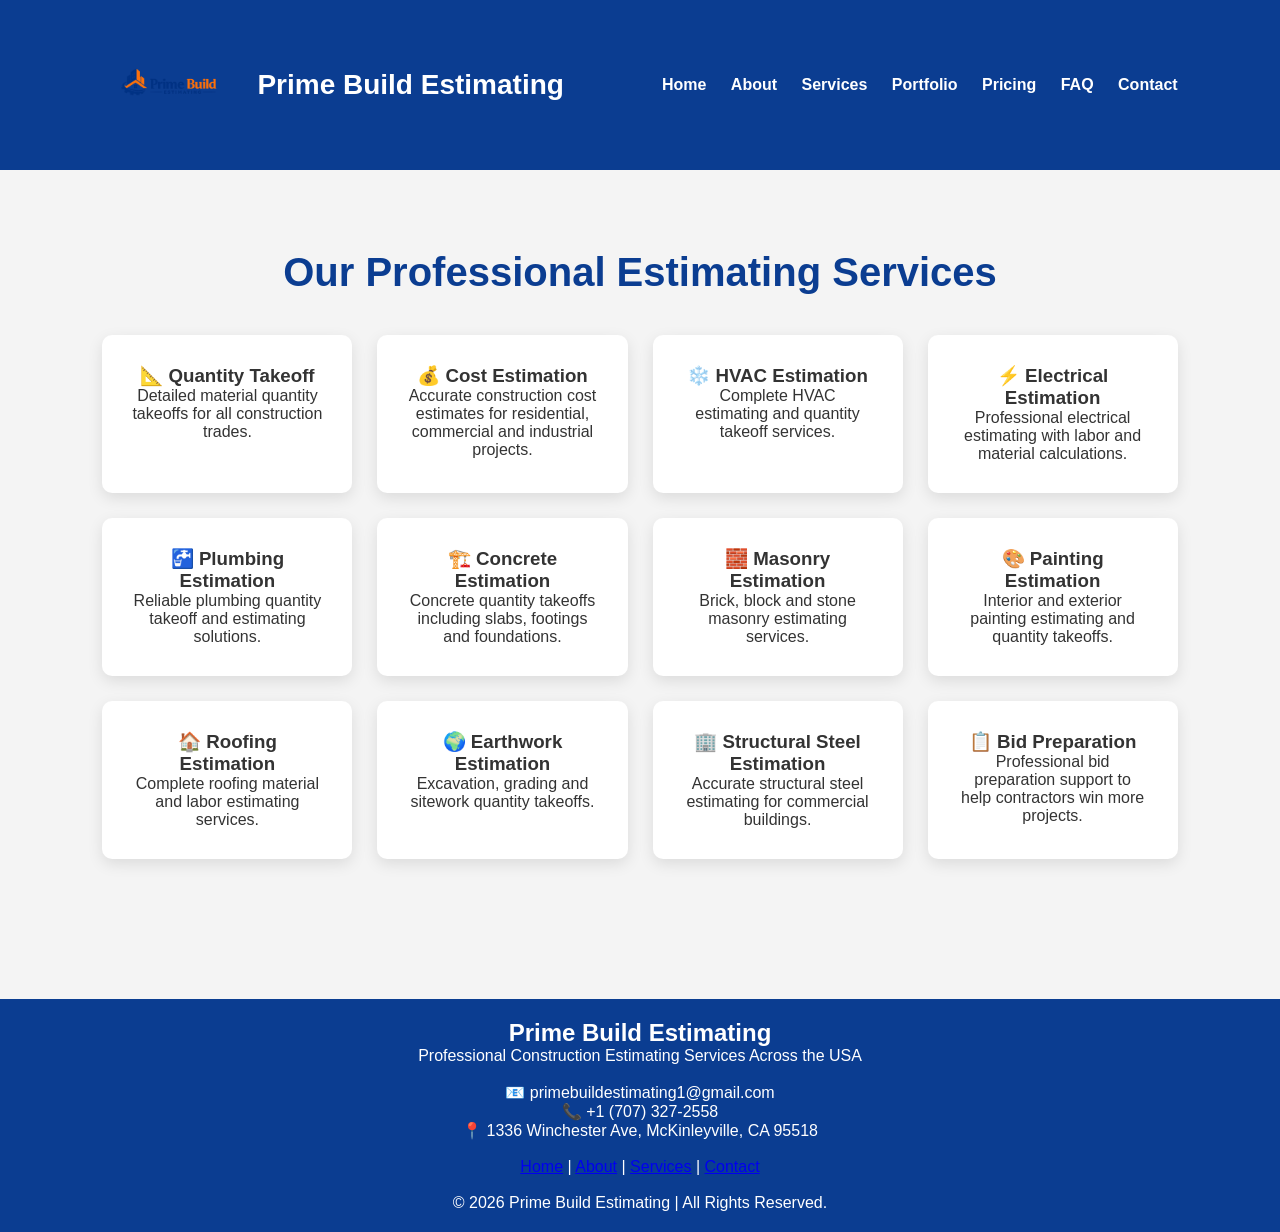
<file: services.html>
<!DOCTYPE html>
<html lang="en">
<head>
<meta charset="UTF-8">
<meta name="viewport" content="width=device-width, initial-scale=1.0">
<title>Our Services | Prime Build Estimating</title>
<link rel="stylesheet" href="css/style.css">
</head>

<body>

<header>

<div class="logo">
<img src="logo.png.jpeg.png" alt="Prime Build Estimating Logo">
<h2>Prime Build Estimating</h2>
</div>

<nav>
<a href="index.html">Home</a>
<a href="about.html">About</a>
<a href="services.html">Services</a>
<a href="portfolio.html">Portfolio</a>
  <a href="pricing.html">Pricing</a>
  <a href="faq.html">FAQ</a>
<a href="contact.html">Contact</a>
</nav>

</header>

<section class="services">

<h2>Our Professional Estimating Services</h2>

<div class="cards">

<div class="card">
<h3>📐 Quantity Takeoff</h3>
<p>Detailed material quantity takeoffs for all construction trades.</p>
</div>

<div class="card">
<h3>💰 Cost Estimation</h3>
<p>Accurate construction cost estimates for residential, commercial and industrial projects.</p>
</div>

<div class="card">
<h3>❄️ HVAC Estimation</h3>
<p>Complete HVAC estimating and quantity takeoff services.</p>
</div>

<div class="card">
<h3>⚡ Electrical Estimation</h3>
<p>Professional electrical estimating with labor and material calculations.</p>
</div>

<div class="card">
<h3>🚰 Plumbing Estimation</h3>
<p>Reliable plumbing quantity takeoff and estimating solutions.</p>
</div>

<div class="card">
<h3>🏗️ Concrete Estimation</h3>
<p>Concrete quantity takeoffs including slabs, footings and foundations.</p>
</div>

<div class="card">
<h3>🧱 Masonry Estimation</h3>
<p>Brick, block and stone masonry estimating services.</p>
</div>

<div class="card">
<h3>🎨 Painting Estimation</h3>
<p>Interior and exterior painting estimating and quantity takeoffs.</p>
</div>

<div class="card">
<h3>🏠 Roofing Estimation</h3>
<p>Complete roofing material and labor estimating services.</p>
</div>

<div class="card">
<h3>🌍 Earthwork Estimation</h3>
<p>Excavation, grading and sitework quantity takeoffs.</p>
</div>

<div class="card">
<h3>🏢 Structural Steel Estimation</h3>
<p>Accurate structural steel estimating for commercial buildings.</p>
</div>

<div class="card">
<h3>📋 Bid Preparation</h3>
<p>Professional bid preparation support to help contractors win more projects.</p>
</div>

</div>

</section>

<footer>

<h2>Prime Build Estimating</h2>

<p>
Professional Construction Estimating Services Across the USA
</p>

<br>

<p>📧 primebuildestimating1@gmail.com</p>

<p>📞 +1 (707) 327-2558</p>

<p>📍 1336 Winchester Ave, McKinleyville, CA 95518</p>

<br>

<p>

<a href="index.html">Home</a> |

<a href="about.html">About</a> |

<a href="services.html">Services</a> |

<a href="contact.html">Contact</a>

</p>

<br>

<p>© 2026 Prime Build Estimating | All Rights Reserved.</p>

</footer>

</body>
</html>
</file>
<file: css/style.css>
*{
margin:0;
padding:0;
box-sizing:border-box;
font-family:Arial,sans-serif;
}

body{
background:#f4f4f4;
color:#333;
}

header{
background:#0B3D91;
padding:15px 8%;
display:flex;
justify-content:space-between;
align-items:center;
}

.logo{
display:flex;
align-items:center;
}

.logo img{
width:140px;
height:140px;
margin-right:15px;
object-fit:contain;
}

.logo h2{
color:white;
font-size:28px;
}

nav a{
color:white;
text-decoration:none;
margin-left:20px;
font-weight:bold;
}

nav a:hover{
color:#ffb347;
}

.hero{
height:90vh;
background:linear-gradient(rgba(0,0,0,.6),rgba(0,0,0,.6)),
url('https://images.unsplash.com/photo-1504307651254-35680f356dfd?auto=format&fit=crop&w=1600&q=80');
background-size:cover;
background-position:center;
display:flex;
justify-content:center;
align-items:center;
text-align:center;
color:white;
padding:20px;
}

.hero h1{
font-size:55px;
margin-bottom:20px;
}

.hero p{
font-size:22px;
margin-bottom:35px;
}

.btn{
display:inline-block;
background:#ff7a00;
padding:15px 35px;
color:white;
text-decoration:none;
border-radius:6px;
font-size:18px;
}

.services{
padding:80px 8%;
text-align:center;
}

.services h2{
font-size:40px;
color:#0B3D91;
margin-bottom:40px;
}

.cards{
display:grid;
grid-template-columns:repeat(auto-fit,minmax(250px,1fr));
gap:25px;
}

.card{
background:white;
padding:30px;
border-radius:10px;
box-shadow:0 5px 15px rgba(0,0,0,.1);
}

footer{
background:#0B3D91;
color:white;
padding:20px;
text-align:center;
margin-top:60px;
}

@media(max-width:768px){
header{
flex-direction:column;
}

nav{
margin-top:15px;
}

.hero h1{
font-size:36px;
}

.hero p{
font-size:18px;
}
}
</file>
